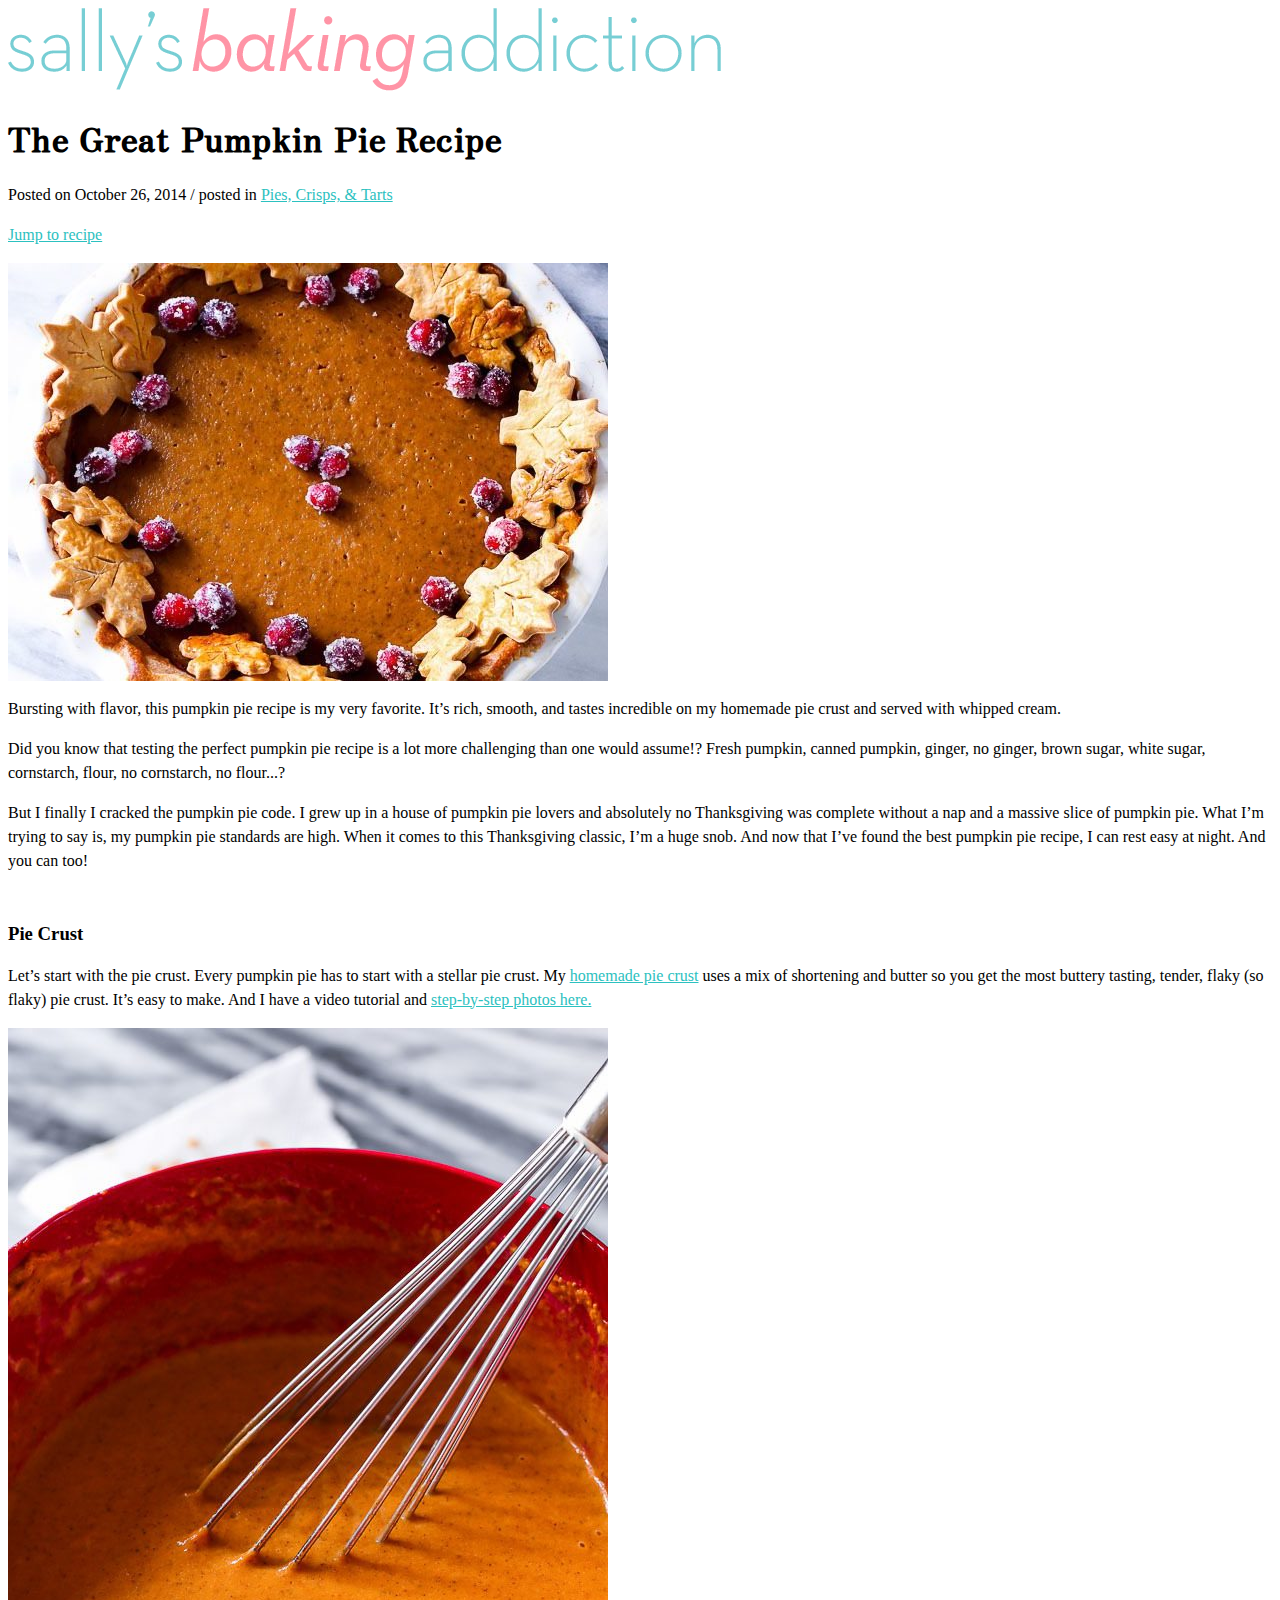
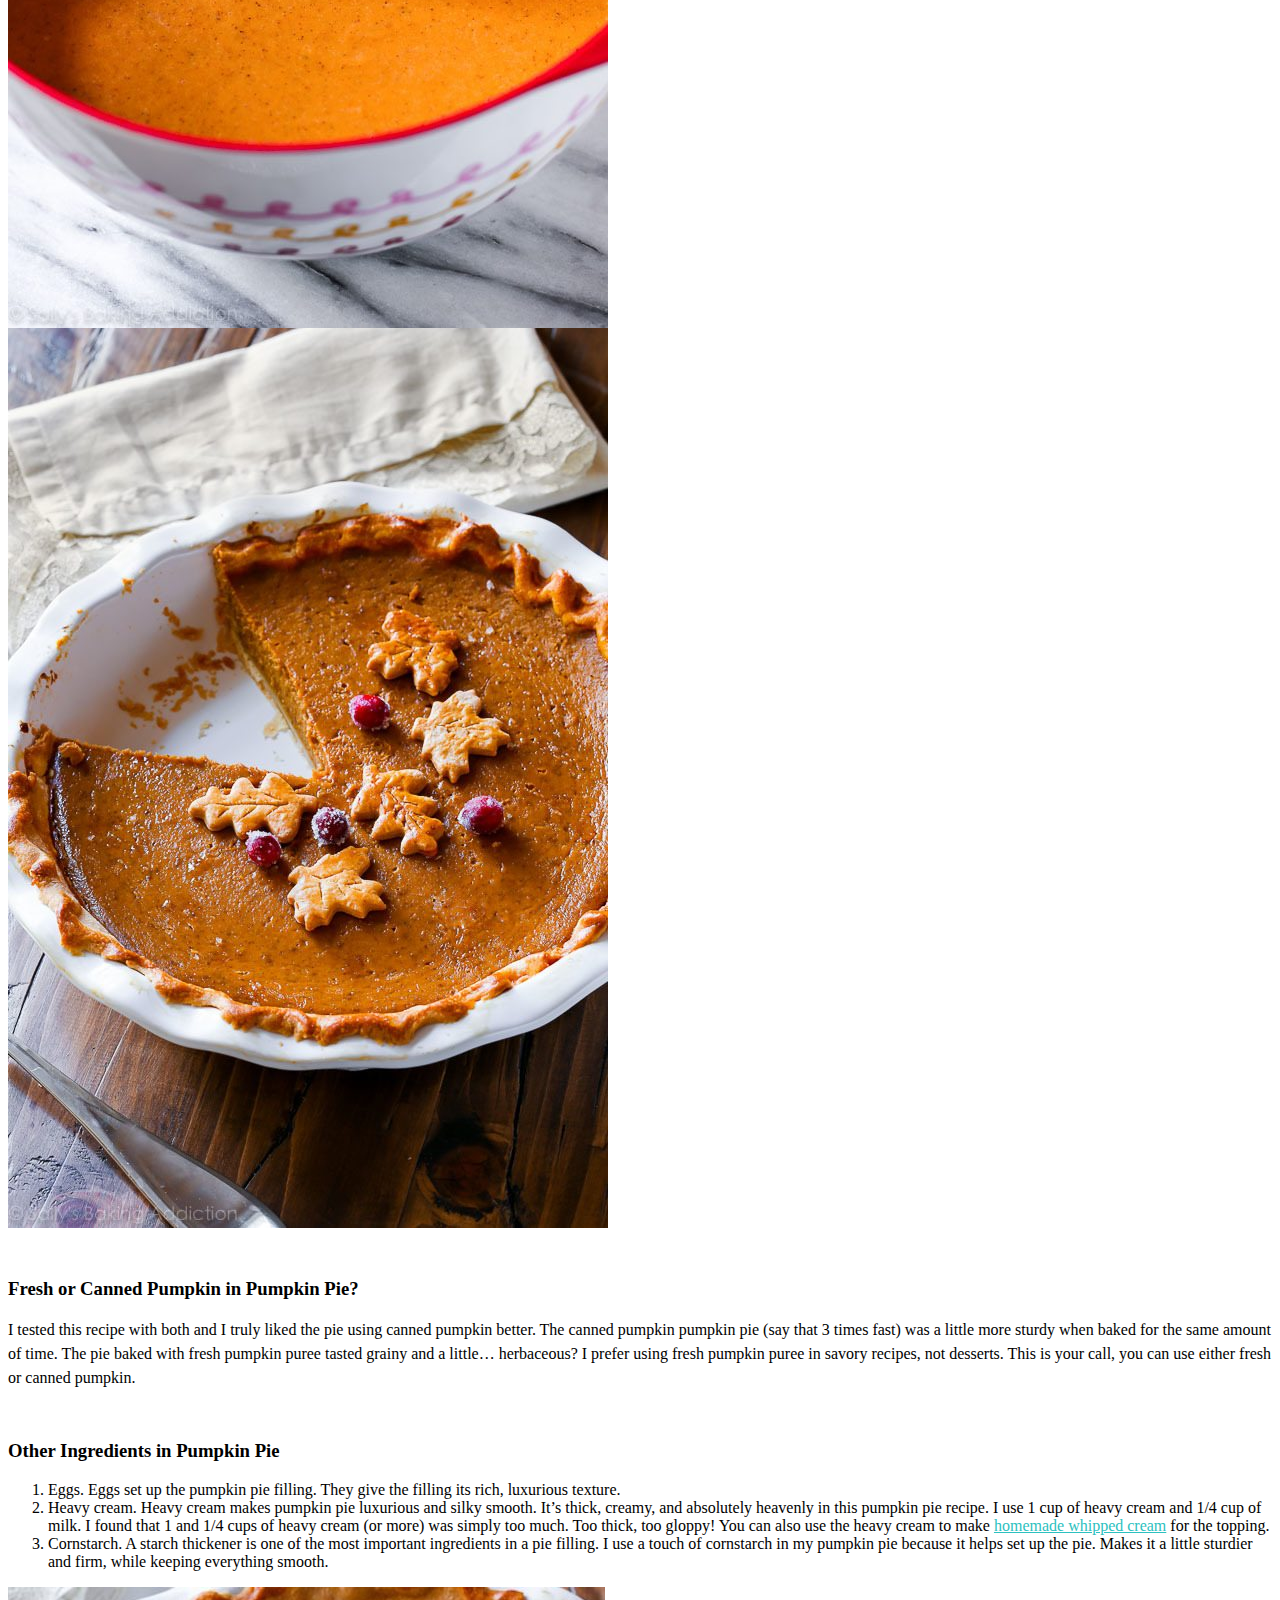
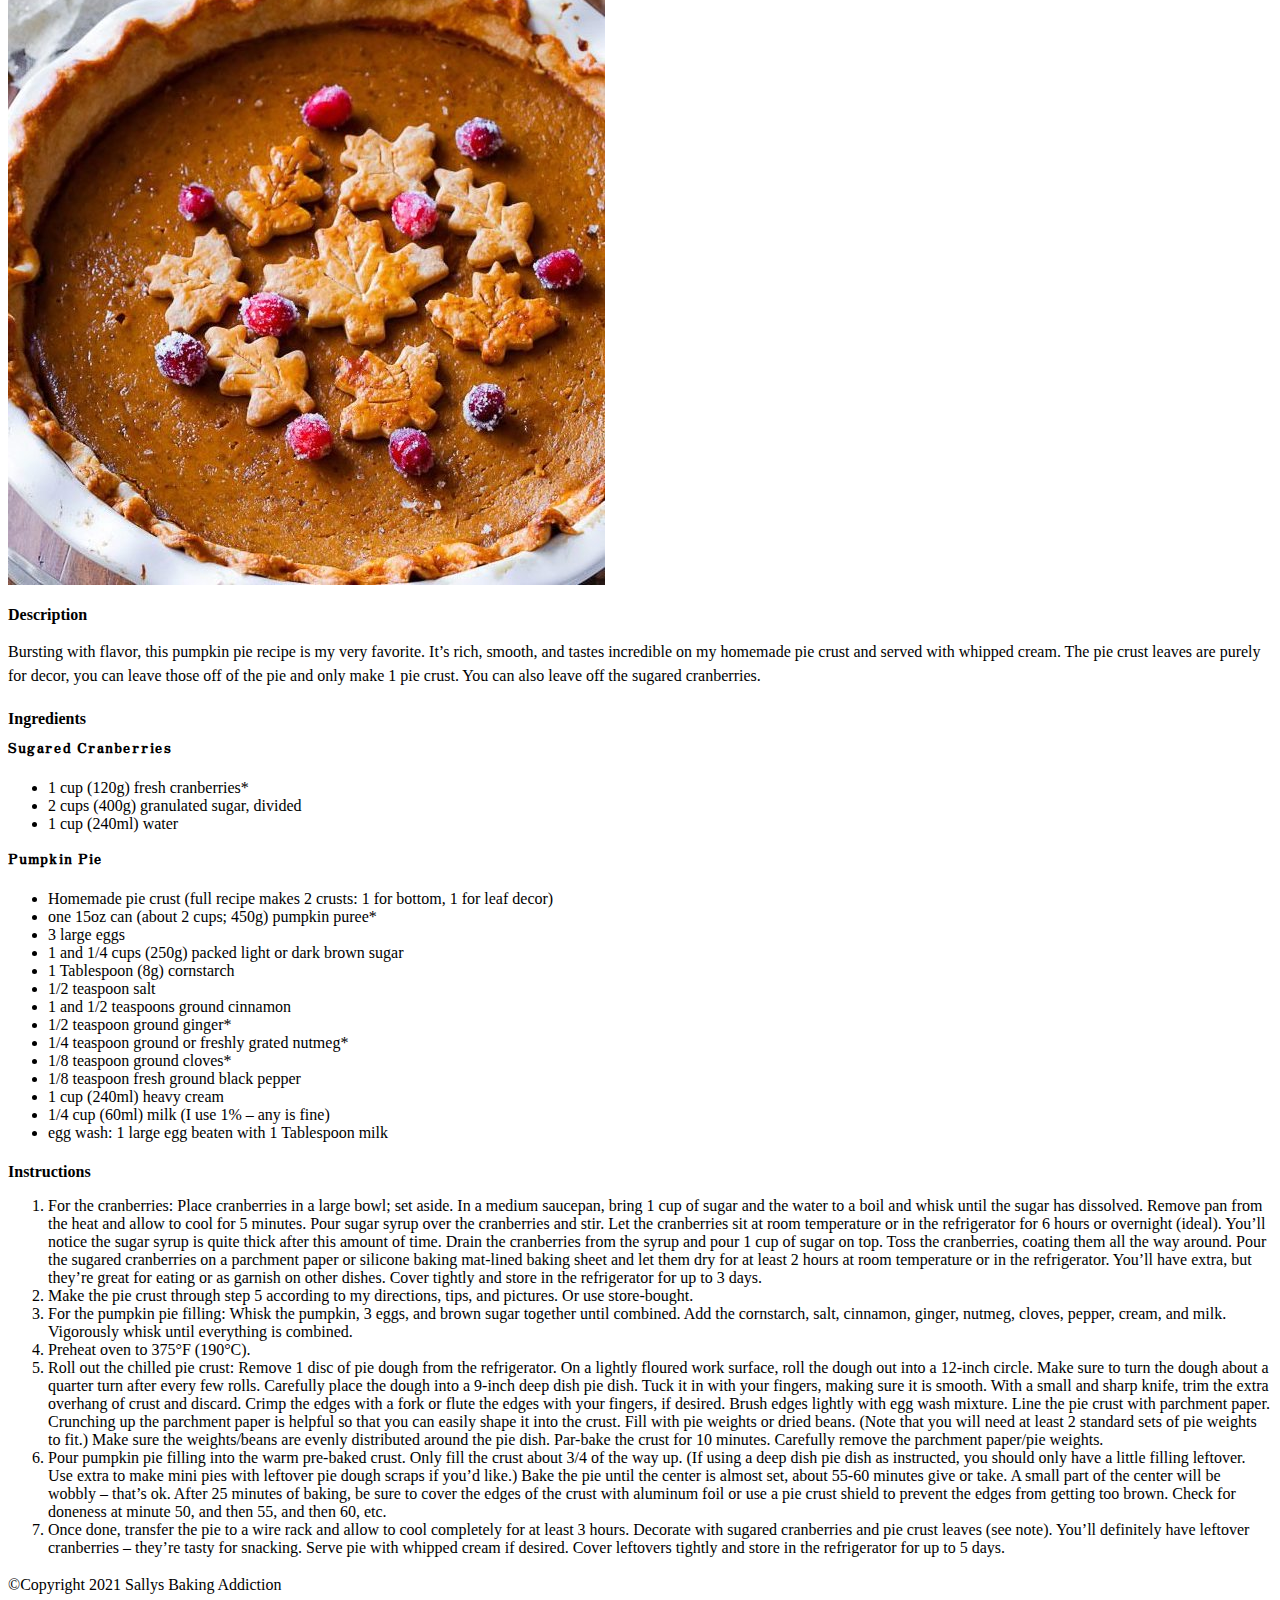
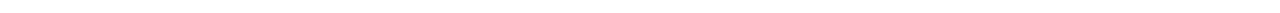
<file: class/debugging-assignment/index.html>
<!DOCTYPE>
<html lang="en">
    <head>
        <meta charset="utf-8">
        <title>Sally's Baking Addiction: The Great Pumpkin Pie Recipe</title>

        <meta name="description" content="The Great Pumpkin Pie Recipe">
        <meta name="author" content="Sally's Baking Addition">

        <link rel="preconnect" href="https://fonts.googleapis.com">
        <link rel="preconnect" href="https://fonts.gstatic.com" crossorigin>
        <link href="https://fonts.googleapis.com/css2?family=Nanum+Gothic:wght@400;700&family=Zen+Antique+Soft&display=swap" rel="stylesheet">

        <link href="styles.css" rel="stylesheet" text="text/css">
    </head>
    <body>
        <div class="topper">
            <img class="logo" src="assets/sba-logo.png" />
            <h1>The Great Pumpkin Pie&nbsp;Recipe</h1>
            <p>Posted on October 26, 2014 / posted in <a href="https://sallysbakingaddiction.com/category/desserts/pies-crisps-tarts/">Pies,&nbsp;Crisps,&nbsp;&&nbsp;Tarts</a></p>
            <p class="btn"><a href="recipe">Jump to recipe</a></p>

            <img src="assets/sallys-baking-addiction-pumpkin-pie-top.jpg" alt="pumpkin pie"/>
        </div>

        <p>Bursting with flavor, this pumpkin pie recipe is my very favorite. It’s rich, smooth, and tastes incredible on my homemade pie crust and served with whipped cream.</p>
        <p>Did you know that testing the perfect pumpkin pie recipe is a lot more challenging than one would assume!? Fresh pumpkin, canned pumpkin, ginger, no ginger, brown sugar, white sugar, cornstarch, flour, no cornstarch, no flour...?</p>
        <p>But I finally I cracked the pumpkin pie code. I grew up in a house of pumpkin pie lovers and absolutely no Thanksgiving was complete without a nap and a massive slice of pumpkin pie. What I’m trying to say is, my pumpkin pie standards are high. When it comes to this Thanksgiving classic, I’m a huge snob. And now that I’ve found the best pumpkin pie recipe, I can rest easy at night. And you can too!</p>

        <h3>Pie Crust</h2>
        <p>Let’s start with the pie crust. Every pumpkin pie has to start with a stellar pie crust. My <a href="https://sallysbakingaddiction.com/baking-basics-homemade-buttery-flaky-pie-crust/">homemade pie crust</a> uses a mix of shortening and butter so you get the most buttery tasting, tender, flaky (so flaky) pie crust. It’s easy to make. And I have a video tutorial and <a href="https://sallysbakingaddiction.com/baking-basics-homemade-buttery-flaky-pie-crust/">step-by-step photos here.</a></p>

        <div class="flex img-flex">
            <div>
                <img src="assets/sallys-baking-addiction-pumpkin-pie-6.jpg" alt="pumpkin pie batter"/>
            </div>
            <div>
                <img src="assets/sallys-baking-addiction-pumpkin-pie-2.jpg" alt="pumpkin pie"/>
            </div>
        </div>

        <h3>Fresh or Canned Pumpkin in Pumpkin Pie?</h3>
        <p>I tested this recipe with both and I truly liked the pie using canned pumpkin better. The canned pumpkin pumpkin pie (say that 3 times fast) was a little more sturdy when baked for the same amount of time. The pie baked with fresh pumpkin puree tasted grainy and a little… herbaceous? I prefer using fresh pumpkin puree in savory recipes, not desserts. This is your call, you can use either fresh or canned pumpkin.</p>

        <h3>Other Ingredients in Pumpkin Pie</h3>
        <ol>
            <li>Eggs. Eggs set up the pumpkin pie filling. They give the filling its rich, luxurious texture.
            <li>Heavy cream. Heavy cream makes pumpkin pie luxurious and silky smooth. It’s thick, creamy, and absolutely heavenly in this pumpkin pie recipe. I use 1 cup of heavy cream and 1/4 cup of milk. I found that 1 and 1/4 cups of heavy cream (or more) was simply too much. Too thick, too gloppy! You can also use the heavy cream to make <a href="https://sallysbakingaddiction.com/homemade-whipped-cream/">homemade whipped cream</a> for the topping.</li>
            <li>Cornstarch. A starch thickener is one of the most important ingredients in a pie filling. I use a touch of cornstarch in my pumpkin pie because it helps set up the pie. Makes it a little sturdier and firm, while keeping everything smooth.</li>
        </ol>
        <div id="recipe">
            <div class="desc" class="clearfix">
                <img class="recipe" src="assets/sallys-baking-addiction-pumpkin-pie.jpg" alt="pie" />
                <h4>Description</h4>
                <p>Bursting with flavor, this pumpkin pie recipe is my very favorite. It’s rich, smooth, and tastes incredible on my homemade pie crust and served with whipped cream. The pie crust leaves are purely for decor, you can leave those off of the pie and only make 1 pie crust. You can also leave off the sugared cranberries.</p>
            </div>
            <div class="recipe">
            <h4>Ingredients</h4>
            <h5>Sugared Cranberries</h5>
            <ul>
                <li>1 cup (120g) fresh cranberries*</li>
                <li>2 cups (400g) granulated sugar, divided</li>
                <li>1 cup (240ml) water</li>
            </ul>

            <h5>Pumpkin Pie</h5>
            <ul>
                <li>Homemade pie crust (full recipe makes 2 crusts: 1 for bottom, 1 for leaf decor)</li>
                <li>one 15oz can (about 2 cups; 450g) pumpkin puree*</li>
                <li>3 large eggs</li>
                <li>1 and 1/4 cups (250g) packed light or dark brown sugar</li>
                <li>1 Tablespoon (8g) cornstarch</li>
                <li>1/2 teaspoon salt</li>
                <li>1 and 1/2 teaspoons ground cinnamon</li>
                <li>1/2 teaspoon ground ginger*</li>
                <li>1/4 teaspoon ground or freshly grated nutmeg*</li>
                <li>1/8 teaspoon ground cloves*</li>
                <li>1/8 teaspoon fresh ground black pepper</li>
                <li>1 cup (240ml) heavy cream</li>
                <li>1/4 cup (60ml) milk (I use 1% – any is fine)</li>
                <li>egg wash: 1 large egg beaten with 1 Tablespoon milk</li>
            </ul>

            <h4>Instructions</h4>
            <ol>
                <li>For the cranberries: Place cranberries in a large bowl; set aside. In a medium saucepan, bring 1 cup of sugar and the water to a boil and whisk until the sugar has dissolved. Remove pan from the heat and allow to cool for 5 minutes. Pour sugar syrup over the cranberries and stir. Let the cranberries sit at room temperature or in the refrigerator for 6 hours or overnight (ideal). You’ll notice the sugar syrup is quite thick after this amount of time. Drain the cranberries from the syrup and pour 1 cup of sugar on top. Toss the cranberries, coating them all the way around. Pour the sugared cranberries on a parchment paper or silicone baking mat-lined baking sheet and let them dry for at least 2 hours at room temperature or in the refrigerator. You’ll have extra, but they’re great for eating or as garnish on other dishes. Cover tightly and store in the refrigerator for up to 3 days.</li>
                <li>Make the pie crust through step 5 according to my directions, tips, and pictures. Or use store-bought.</li>
                <li>For the pumpkin pie filling: Whisk the pumpkin, 3 eggs, and brown sugar together until combined. Add the cornstarch, salt, cinnamon, ginger, nutmeg, cloves, pepper, cream, and milk. Vigorously whisk until everything is combined.</li>
                <li>Preheat oven to 375°F (190°C).</li>
                <li>Roll out the chilled pie crust: Remove 1 disc of pie dough from the refrigerator. On a lightly floured work surface, roll the dough out into a 12-inch circle. Make sure to turn the dough about a quarter turn after every few rolls. Carefully place the dough into a 9-inch deep dish pie dish. Tuck it in with your fingers, making sure it is smooth. With a small and sharp knife, trim the extra overhang of crust and discard. Crimp the edges with a fork or flute the edges with your fingers, if desired. Brush edges lightly with egg wash mixture. Line the pie crust with parchment paper. Crunching up the parchment paper is helpful so that you can easily shape it into the crust. Fill with pie weights or dried beans. (Note that you will need at least 2 standard sets of pie weights to fit.) Make sure the weights/beans are evenly distributed around the pie dish. Par-bake the crust for 10 minutes. Carefully remove the parchment paper/pie weights.</li>
                <li>Pour pumpkin pie filling into the warm pre-baked crust. Only fill the crust about 3/4 of the way up. (If using a deep dish pie dish as instructed, you should only have a little filling leftover. Use extra to make mini pies with leftover pie dough scraps if you’d like.) Bake the pie until the center is almost set, about 55-60 minutes give or take. A small part of the center will be wobbly – that’s ok. After 25 minutes of baking, be sure to cover the edges of the crust with aluminum foil or use a pie crust shield to prevent the edges from getting too brown. Check for doneness at minute 50, and then 55, and then 60, etc.</li>
                <li>Once done, transfer the pie to a wire rack and allow to cool completely for at least 3 hours. Decorate with sugared cranberries and pie crust leaves (see note). You’ll definitely have leftover cranberries – they’re tasty for snacking. Serve pie with whipped cream if desired. Cover leftovers tightly and store in the refrigerator for up to 5 days.</li>
            </ul>
        </div>
        </div>
        <footer>
            <p>&copy;Copyright 2021 Sallys Baking Addiction</p>
        </footer>
    </body>
</html>
</file>
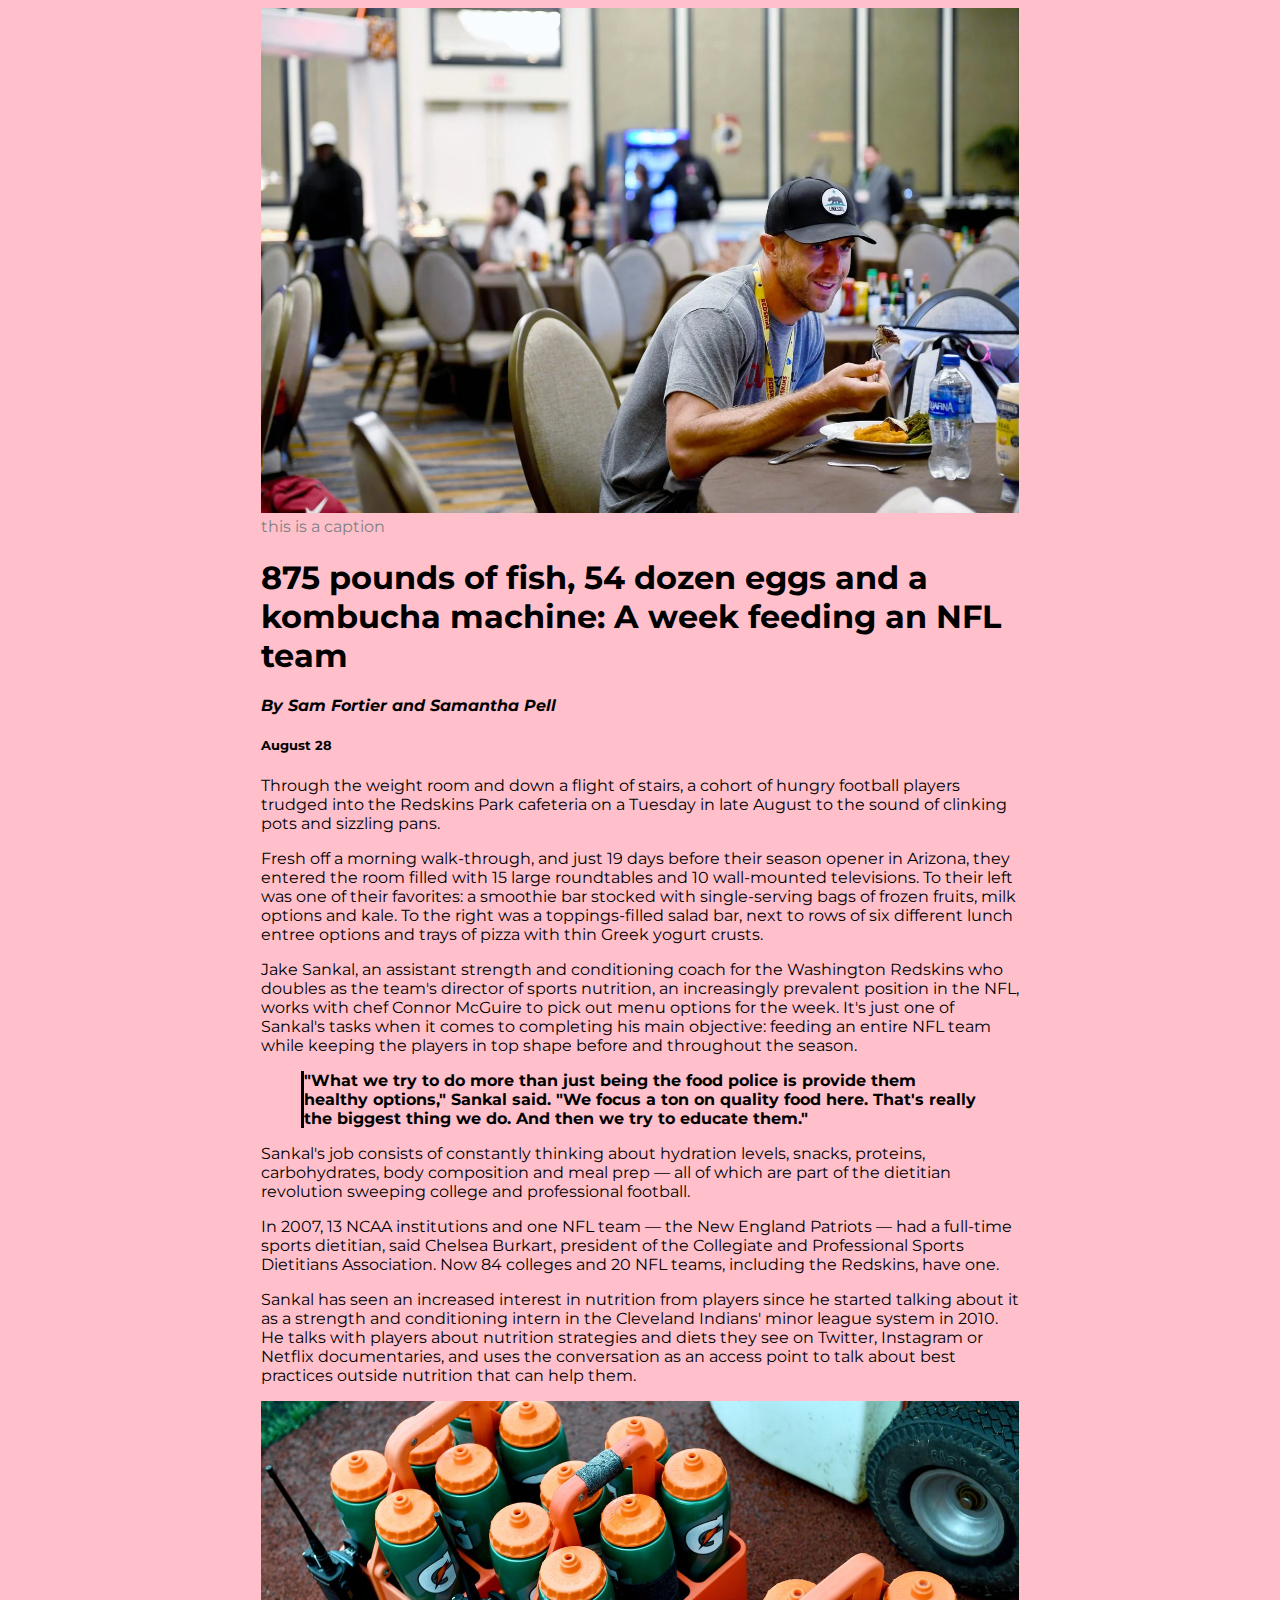
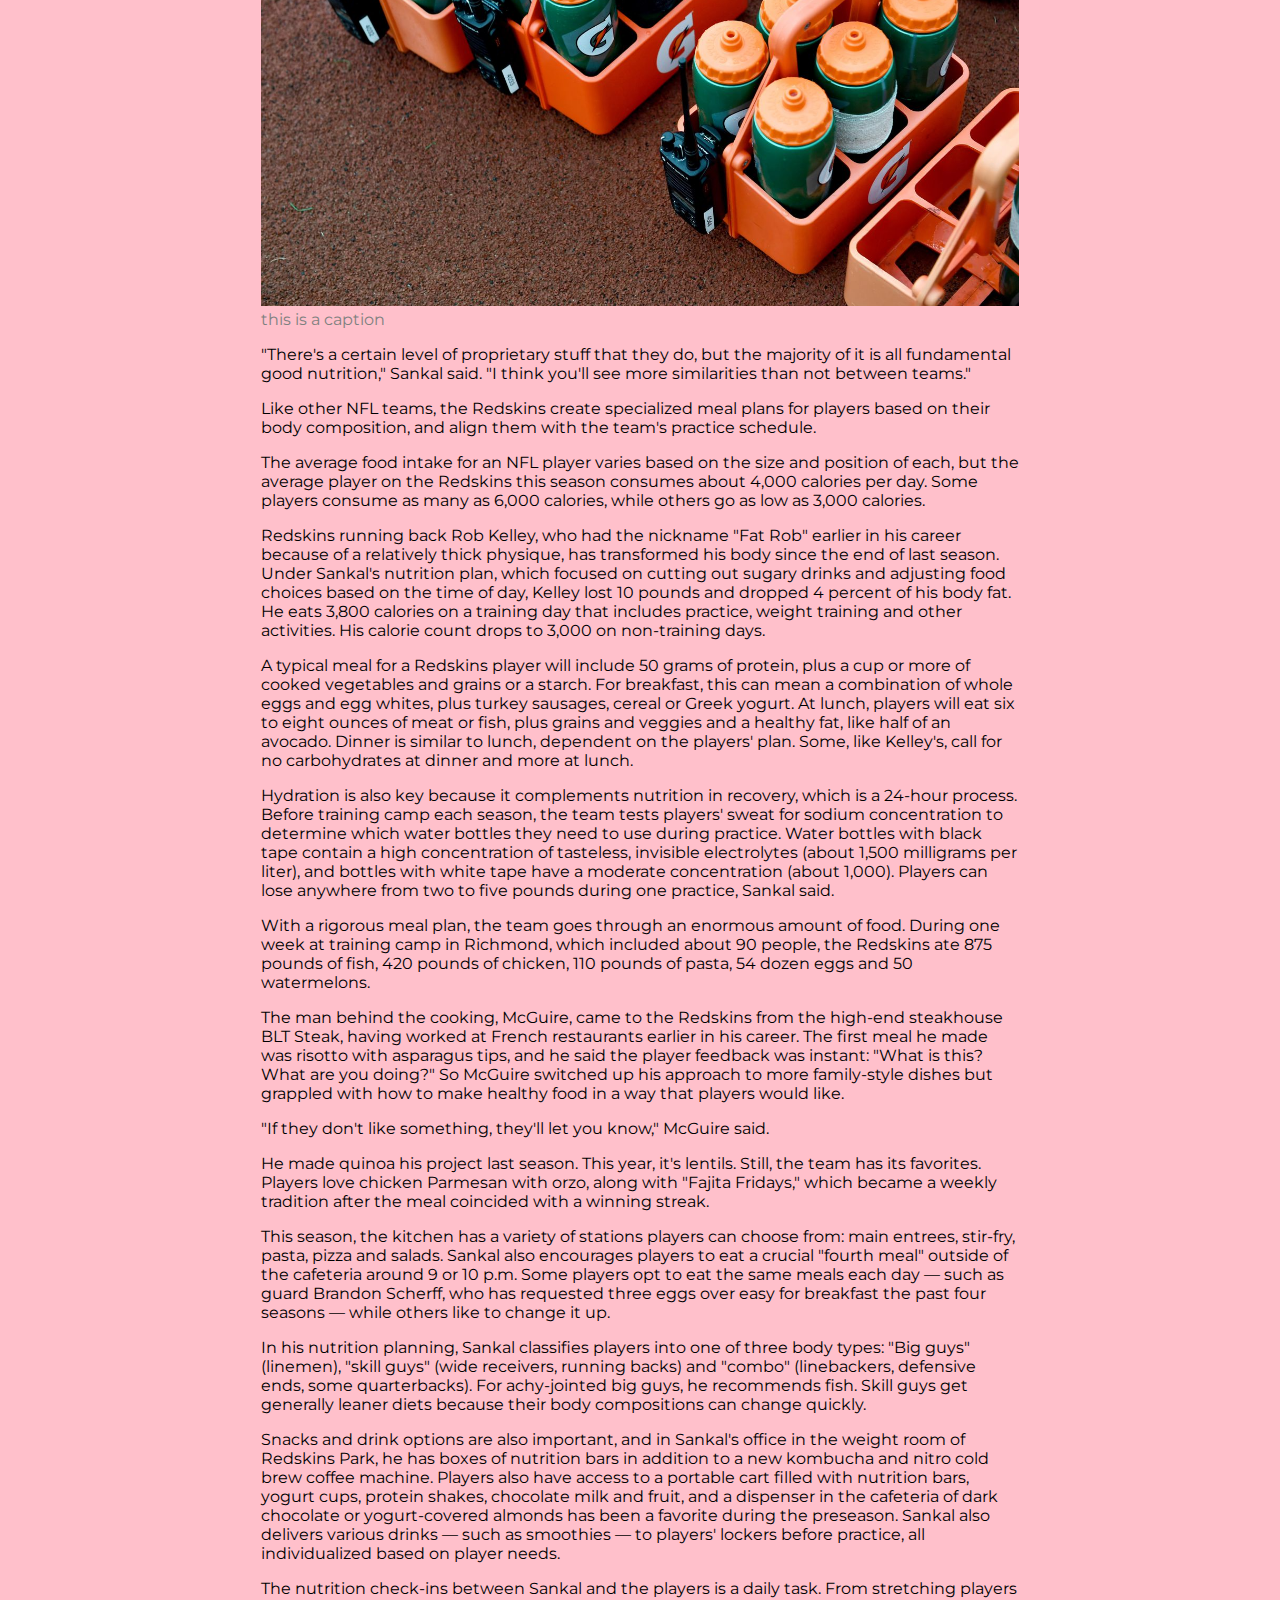
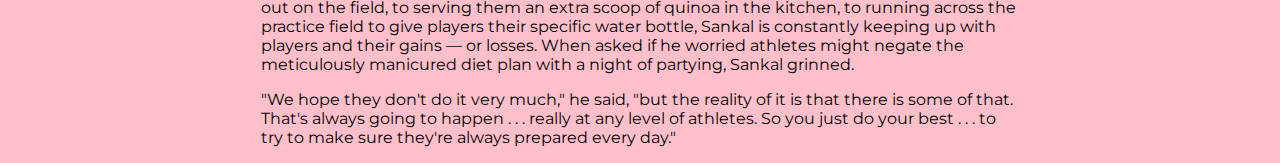
<file: class/part-two--web-portion/index.html>
<!DOCTYPE html>
<html lang="en">
    <head>
        <meta charset="utf-8">
        <meta name="viewport" content="width=device-width, initial-scale=1">
        <title>redskins</title>
        <link rel="stylesheet" href="practice.styles.css" type="text/css">
        <link rel="preconnect" href="https://fonts.googleapis.com">
        <link rel="preconnect" href="https://fonts.gstatic.com" crossorigin>
        <link href="https://fonts.googleapis.com/css2?family=Montserrat:ital,wght@0,400;0,600;1,400&display=swap" rel="stylesheet">
        </head>
    <body>
        <div id="content">
            <div class="image">
            <img class="topper-image" src="img/redskins-food-image1.jpg" alt="Alex Smith">
            <p class="caption"> this is a caption </p>
        </div>
        <h1>875 pounds of fish, 54 dozen eggs and a kombucha machine: A week feeding an NFL team</h1>

        <h4>By Sam Fortier and Samantha Pell</h4>

        <h5>August 28</h5>

        <p>Through the weight room and down a flight of stairs, a cohort of hungry football players trudged into the Redskins Park cafeteria on a Tuesday in late August to the sound of clinking pots and sizzling pans.</p>


        <p>Fresh off a morning walk-through, and just 19 days before their season opener in Arizona, they entered the room filled with 15 large roundtables and 10 wall-mounted televisions. To their left was one of their favorites: a smoothie bar stocked with single-serving bags of frozen fruits, milk options and kale. To the right was a toppings-filled salad bar, next to rows of six different lunch entree options and trays of pizza with thin Greek yogurt crusts.</p>


        <p>Jake Sankal, an assistant strength and conditioning coach for the Washington Redskins who doubles as the team's director of sports nutrition, an increasingly prevalent position in the NFL, works with chef Connor McGuire to pick out menu options for the week. It's just one of Sankal's tasks when it comes to completing his main objective: feeding an entire NFL team while keeping the players in top shape before and throughout the season.</p>


        <blockquote>"What we try to do more than just being the food police is provide them healthy options," Sankal said. "We focus a ton on quality food here. That's really the biggest thing we do. And then we try to educate them."</blockquote>


        <p>Sankal's job consists of constantly thinking about hydration levels, snacks, proteins, carbohydrates, body composition and meal prep — all of which are part of the dietitian revolution sweeping college and professional football.</p>


        <p>In 2007, 13 NCAA institutions and one NFL team — the New England Patriots — had a full-time sports dietitian, said Chelsea Burkart, president of the Collegiate and Professional Sports Dietitians Association. Now 84 colleges and 20 NFL teams, including the Redskins, have one.</p>


        <p>Sankal has seen an increased interest in nutrition from players since he started talking about it as a strength and conditioning intern in the Cleveland Indians' minor league system in 2010. He talks with players about nutrition strategies and diets they see on Twitter, Instagram or Netflix documentaries, and uses the conversation as an access point to talk about best practices outside nutrition that can help them.</P>
            <div class="image">
            <img class="topper-image" src="img/redskins-food-image5.jpg" alt="gatorade">
            <p class="caption"> this is a caption </p>
            </div>

        <p>"There's a certain level of proprietary stuff that they do, but the majority of it is all fundamental good nutrition," Sankal said. "I think you'll see more similarities than not between teams."</p>


        <p>Like other NFL teams, the Redskins create specialized meal plans for players based on their body composition, and align them with the team's practice schedule.</p>


        <p>The average food intake for an NFL player varies based on the size and position of each, but the average player on the Redskins this season consumes about 4,000 calories per day. Some players consume as many as 6,000 calories, while others go as low as 3,000 calories.</p>


        <p>Redskins running back Rob Kelley, who had the nickname "Fat Rob" earlier in his career because of a relatively thick physique, has transformed his body since the end of last season. Under Sankal's nutrition plan, which focused on cutting out sugary drinks and adjusting food choices based on the time of day, Kelley lost 10 pounds and dropped 4 percent of his body fat. He eats 3,800 calories on a training day that includes practice, weight training and other activities. His calorie count drops to 3,000 on non-training days.</p>


        <p>A typical meal for a Redskins player will include 50 grams of protein, plus a cup or more of cooked vegetables and grains or a starch. For breakfast, this can mean a combination of whole eggs and egg whites, plus turkey sausages, cereal or Greek yogurt. At lunch, players will eat six to eight ounces of meat or fish, plus grains and veggies and a healthy fat, like half of an avocado. Dinner is similar to lunch, dependent on the players' plan. Some, like Kelley's, call for no carbohydrates at dinner and more at lunch.</p>


        <p>Hydration is also key because it complements nutrition in recovery, which is a 24-hour process. Before training camp each season, the team tests players' sweat for sodium concentration to determine which water bottles they need to use during practice. Water bottles with black tape contain a high concentration of tasteless, invisible electrolytes (about 1,500 milligrams per liter), and bottles with white tape have a moderate concentration (about 1,000). Players can lose anywhere from two to five pounds during one practice, Sankal said.</p>


        <p>With a rigorous meal plan, the team goes through an enormous amount of food. During one week at training camp in Richmond, which included about 90 people, the Redskins ate 875 pounds of fish, 420 pounds of chicken, 110 pounds of pasta, 54 dozen eggs and 50 watermelons.</p>


        <p>The man behind the cooking, McGuire, came to the Redskins from the high-end steakhouse BLT Steak, having worked at French restaurants earlier in his career. The first meal he made was risotto with asparagus tips, and he said the player feedback was instant: "What is this? What are you doing?" So McGuire switched up his approach to more family-style dishes but grappled with how to make healthy food in a way that players would like.</p>


        <p>"If they don't like something, they'll let you know," McGuire said.</p>


        <p>He made quinoa his project last season. This year, it's lentils. Still, the team has its favorites. Players love chicken Parmesan with orzo, along with "Fajita Fridays," which became a weekly tradition after the meal coincided with a winning streak.</p>


        <p>This season, the kitchen has a variety of stations players can choose from: main entrees, stir-fry, pasta, pizza and salads. Sankal also encourages players to eat a crucial "fourth meal" outside of the cafeteria around 9 or 10 p.m. Some players opt to eat the same meals each day — such as guard Brandon Scherff, who has requested three eggs over easy for breakfast the past four seasons — while others like to change it up.</p>


        <p>In his nutrition planning, Sankal classifies players into one of three body types: "Big guys" (linemen), "skill guys" (wide receivers, running backs) and "combo" (linebackers, defensive ends, some quarterbacks). For achy-jointed big guys, he recommends fish. Skill guys get generally leaner diets because their body compositions can change quickly.</p>


        <p>Snacks and drink options are also important, and in Sankal's office in the weight room of Redskins Park, he has boxes of nutrition bars in addition to a new kombucha and nitro cold brew coffee machine. Players also have access to a portable cart filled with nutrition bars, yogurt cups, protein shakes, chocolate milk and fruit, and a dispenser in the cafeteria of dark chocolate or yogurt-covered almonds has been a favorite during the preseason. Sankal also delivers various drinks — such as smoothies — to players' lockers before practice, all individualized based on player needs.</p>


        <p>The nutrition check-ins between Sankal and the players is a daily task. From stretching players out on the field, to serving them an extra scoop of quinoa in the kitchen, to running across the practice field to give players their specific water bottle, Sankal is constantly keeping up with players and their gains — or losses. When asked if he worried athletes might negate the meticulously manicured diet plan with a night of partying, Sankal grinned.</p>


        <p>"We hope they don't do it very much," he said, "but the reality of it is that there is some of that. That's always going to happen . . . really at any level of athletes. So you just do your best . . . to try to make sure they're always prepared every day."</p>
</div>
    </body>
</html>
</file>
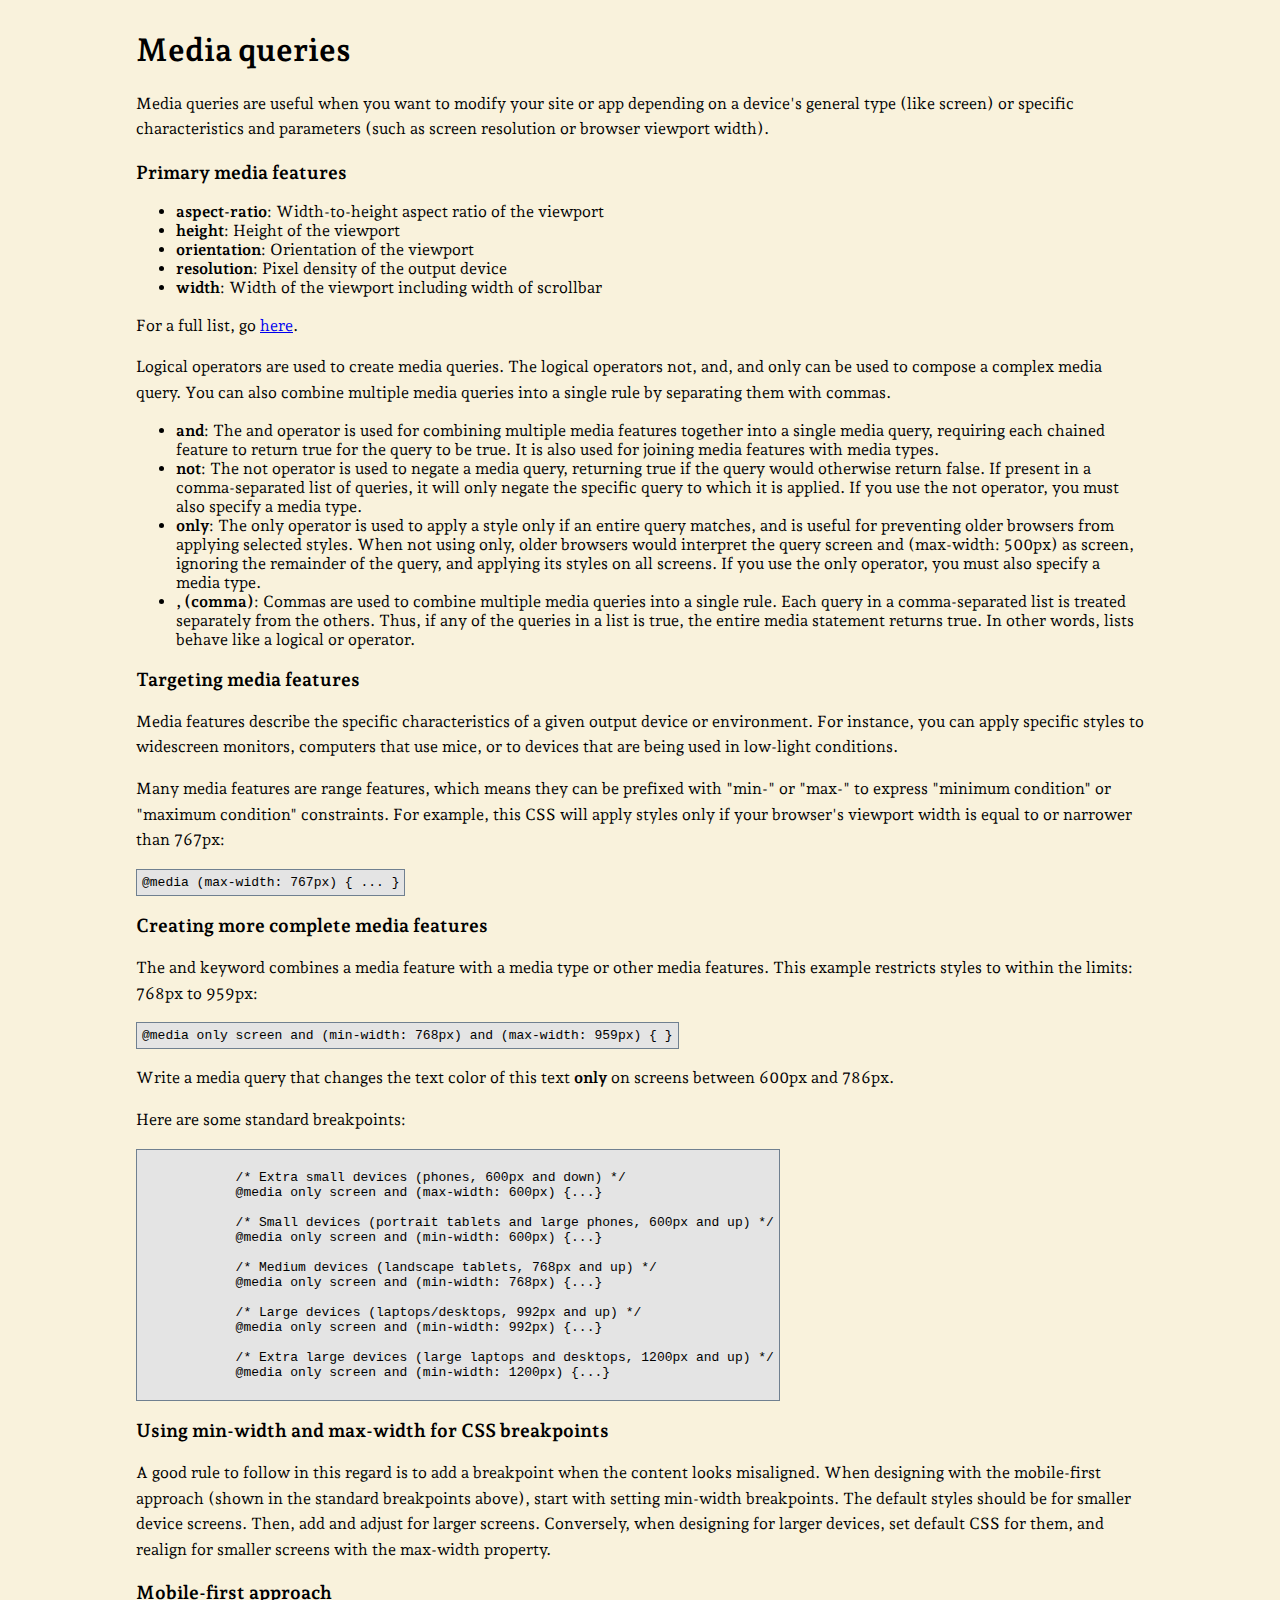
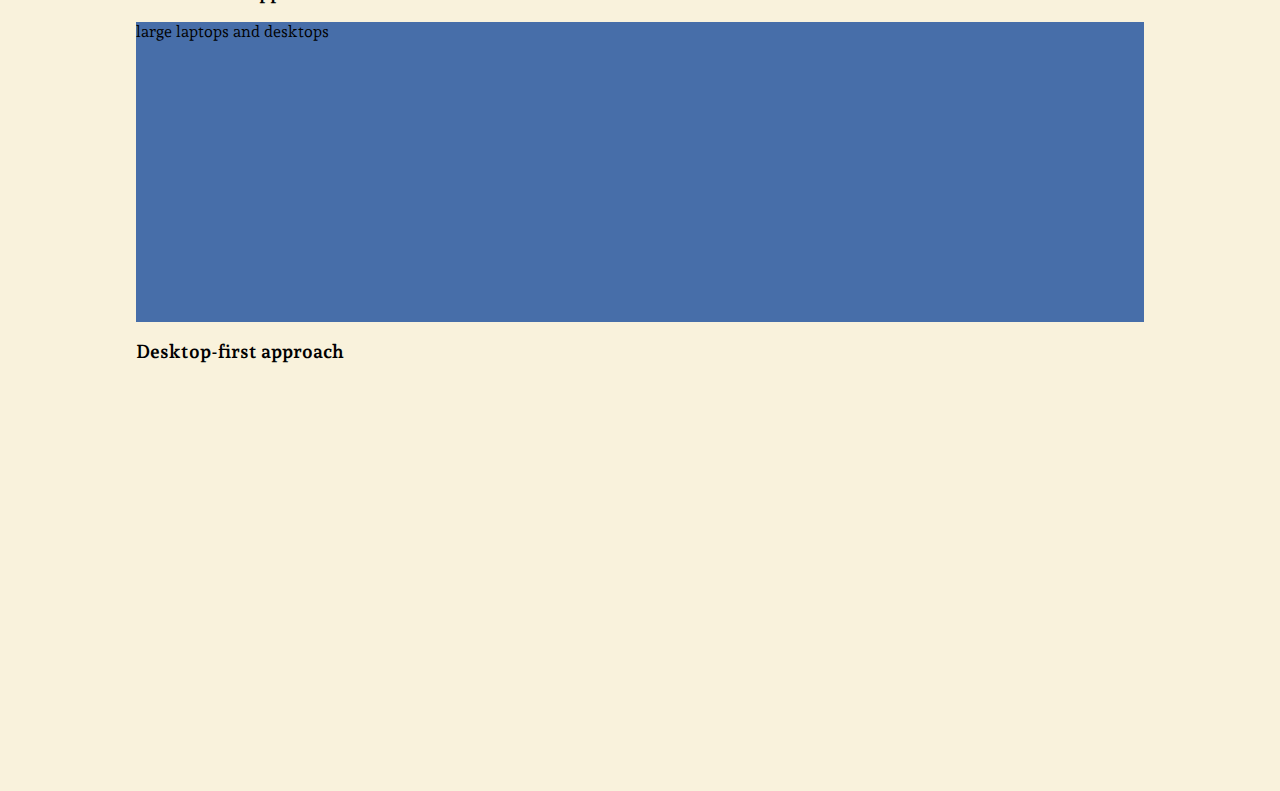
<file: class/flexbox-exercises/exercise-0/index.html>
<!DOCTYPE html>
<html lang="en">
    <head>
        <meta charset="utf-8">
        <meta name="viewport" content="width=device-width, initial-scale=1">
        <link rel="stylesheet" href="../base.css">
        <link rel="stylesheet" href="style.css">
        <link rel="preconnect" href="https://fonts.googleapis.com">
        <link rel="preconnect" href="https://fonts.gstatic.com" crossorigin>
        <link href="https://fonts.googleapis.com/css2?family=Andada+Pro:ital,wght@0,400;0,700;1,400&display=swap" rel="stylesheet">

        <title>Media queries</title>
        <meta name="description" content="Examples to follow for learning Flexbox.">
    </head>
    <body>
        <div class="instruction">
            <h1>Media queries</h1>
            <p>Media queries are useful when you want to modify your site or app depending on a device's general type (like screen) or specific characteristics and parameters (such as screen resolution or browser viewport width).</p>

            <h3>Primary media features</h3>
            <ul>
                <li><strong>aspect-ratio</strong>: Width-to-height aspect ratio of the viewport</li>
                <li><strong>height</strong>: Height of the viewport</li>
                <li><strong>orientation</strong>: Orientation of the viewport</li>
                <li><strong>resolution</strong>: Pixel density of the output device</li>
                <li><strong>width</strong>: Width of the viewport including width of scrollbar</li>
            </ul>
            <p>For a full list, go <a href="https://developer.mozilla.org/en-US/docs/Web/CSS/Media_Queries/Using_media_queries#media_features">here</a>.</p>
            <p>Logical operators are used to create media queries. The logical operators not, and, and only can be used to compose a complex media query. You can also combine multiple media queries into a single rule by separating them with commas.</p>
            <ul>
                <li><strong>and</strong>: The and operator is used for combining multiple media features together into a single media query, requiring each chained feature to return true for the query to be true. It is also used for joining media features with media types.</li>
                <li><strong>not</strong>: The not operator is used to negate a media query, returning true if the query would otherwise return false. If present in a comma-separated list of queries, it will only negate the specific query to which it is applied. If you use the not operator, you must also specify a media type.</li>
                <li><strong>only</strong>: The only operator is used to apply a style only if an entire query matches, and is useful for preventing older browsers from applying selected styles. When not using only, older browsers would interpret the query screen and (max-width: 500px) as screen, ignoring the remainder of the query, and applying its styles on all screens. If you use the only operator, you must also specify a media type.</li>
                <li><strong>, (comma)</strong>: Commas are used to combine multiple media queries into a single rule. Each query in a comma-separated list is treated separately from the others. Thus, if any of the queries in a list is true, the entire media statement returns true. In other words, lists behave like a logical or operator.</li>
            </ul>

            <h3>Targeting media features</h3>
            <p>Media features describe the specific characteristics of a given output device or environment. For instance, you can apply specific styles to widescreen monitors, computers that use mice, or to devices that are being used in low-light conditions.</p>
            <p>Many media features are range features, which means they can be prefixed with "min-" or "max-" to express "minimum condition" or "maximum condition" constraints. For example, this CSS will apply styles only if your browser's viewport width is equal to or narrower than 767px:</p>
            <pre><code>@media (max-width: 767px) { ... }</code></pre>

            <h3>Creating more complete media features</h3>
            <p>The and keyword combines a media feature with a media type or other media features. This example restricts styles to within the limits: 768px to 959px:</p>
            <pre><code>@media only screen and (min-width: 768px) and (max-width: 959px) { }</code></pre>

            <p class="media-query-text">Write a media query that changes the text color of this text <strong>only</strong> on screens between 600px and 786px.</p>

            <p>Here are some standard breakpoints:</p>
            <pre><code>
            /* Extra small devices (phones, 600px and down) */
            @media only screen and (max-width: 600px) {...}

            /* Small devices (portrait tablets and large phones, 600px and up) */
            @media only screen and (min-width: 600px) {...}

            /* Medium devices (landscape tablets, 768px and up) */
            @media only screen and (min-width: 768px) {...}

            /* Large devices (laptops/desktops, 992px and up) */
            @media only screen and (min-width: 992px) {...}

            /* Extra large devices (large laptops and desktops, 1200px and up) */
            @media only screen and (min-width: 1200px) {...}
            </code></pre>

            <h3>Using min-width and max-width for CSS breakpoints</h3>
            <p>A good rule to follow in this regard is to add a breakpoint when the content looks misaligned. When designing with the mobile-first approach (shown in the standard breakpoints above), start with setting min-width breakpoints. The default styles should be for smaller device screens. Then, add and adjust for larger screens. Conversely, when designing for larger devices, set default CSS for them, and realign for smaller screens with the max-width property.</p>
            <h3>Mobile-first approach</h3>
            <div class="media-query-example-mobile"></div>
            <h3>Desktop-first approach</h3>
            <!-- Use the CSS to create the desktop-first version of the same media queries -->
            <div class="media-query-example-desktop"></div>
        </div>
    </body>
</html>
</file>
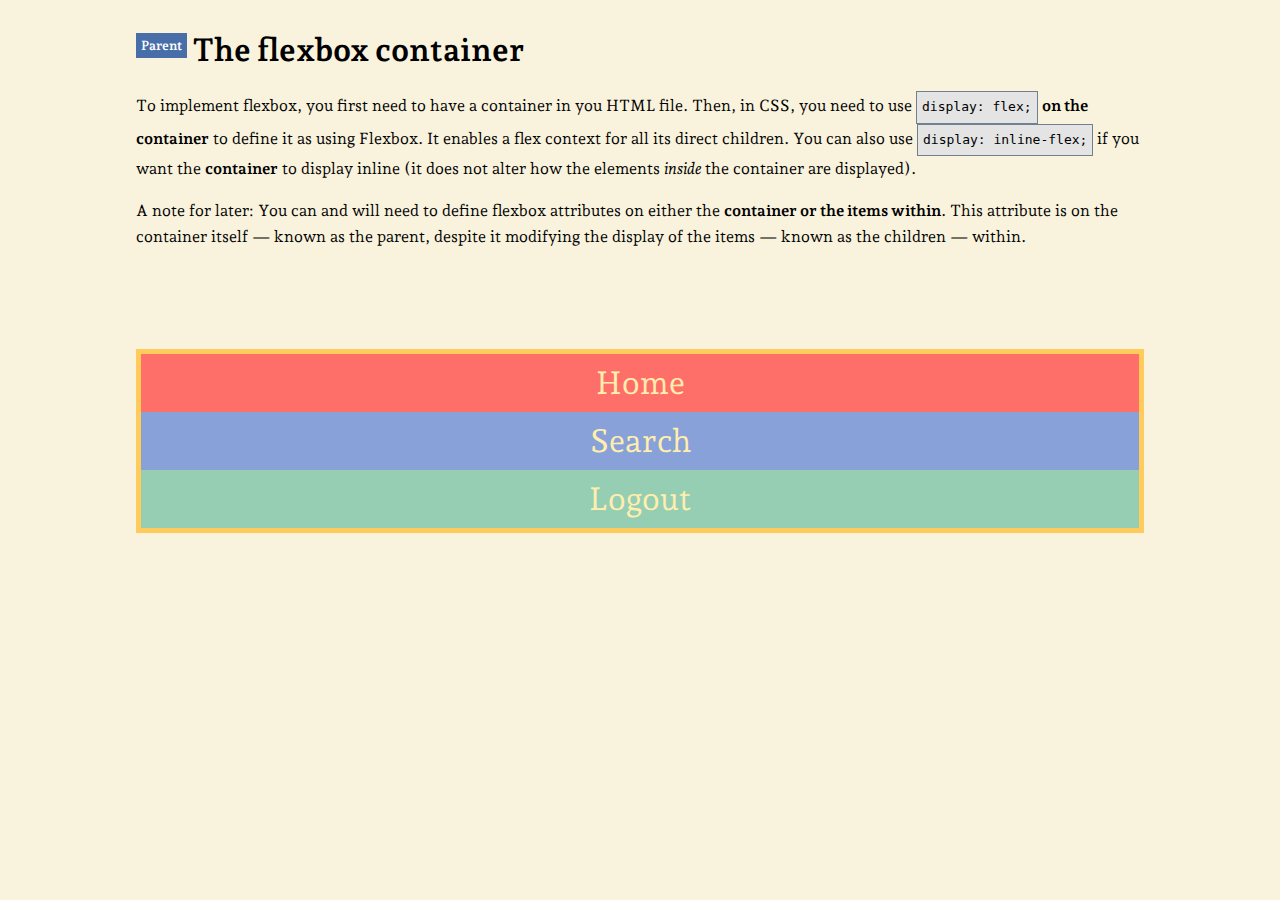
<file: class/flexbox-exercises/exercise-1/index.html>
<!DOCTYPE html>
<html lang="en">
    <head>
        <meta charset="utf-8">
        <meta name="viewport" content="width=device-width, initial-scale=1">
        <link rel="stylesheet" href="../base.css">
        <link rel="stylesheet" href="style.css">
        <link rel="preconnect" href="https://fonts.googleapis.com">
        <link rel="preconnect" href="https://fonts.gstatic.com" crossorigin>
        <link href="https://fonts.googleapis.com/css2?family=Andada+Pro:ital,wght@0,400;0,700;1,400&display=swap" rel="stylesheet">

        <title>Flexbox Example 1: Your first flexbox grid</title>
        <meta name="description" content="Examples to follow for learning Flexbox.">
    </head>
    <body>
        <div class="instruction">
            <h1><sup class="parent">Parent</sup>The flexbox container</h1>
            <p>To implement flexbox, you first need to have a container in you HTML file. Then, in CSS, you need to use <code>display: flex;</code> <strong>on the container</strong> to define it as using Flexbox. It enables a flex context for all its direct children. You can also use <code>display: inline-flex;</code> if you want the <strong>container</strong> to display inline (it does not alter how the elements <i>inside</i> the container are displayed).</p>
            <p>A note for later: You can and will need to define flexbox attributes on either the <strong>container or the items within</strong>. This attribute is on the container itself — known as the parent, despite it modifying the display of the items — known as the children — within.</p>
        </div>
        <nav class="container">
            <div>Home</div>
            <div>Search</div>
            <div>Logout</div>
        </nav>
    </body>
</html>
</file>
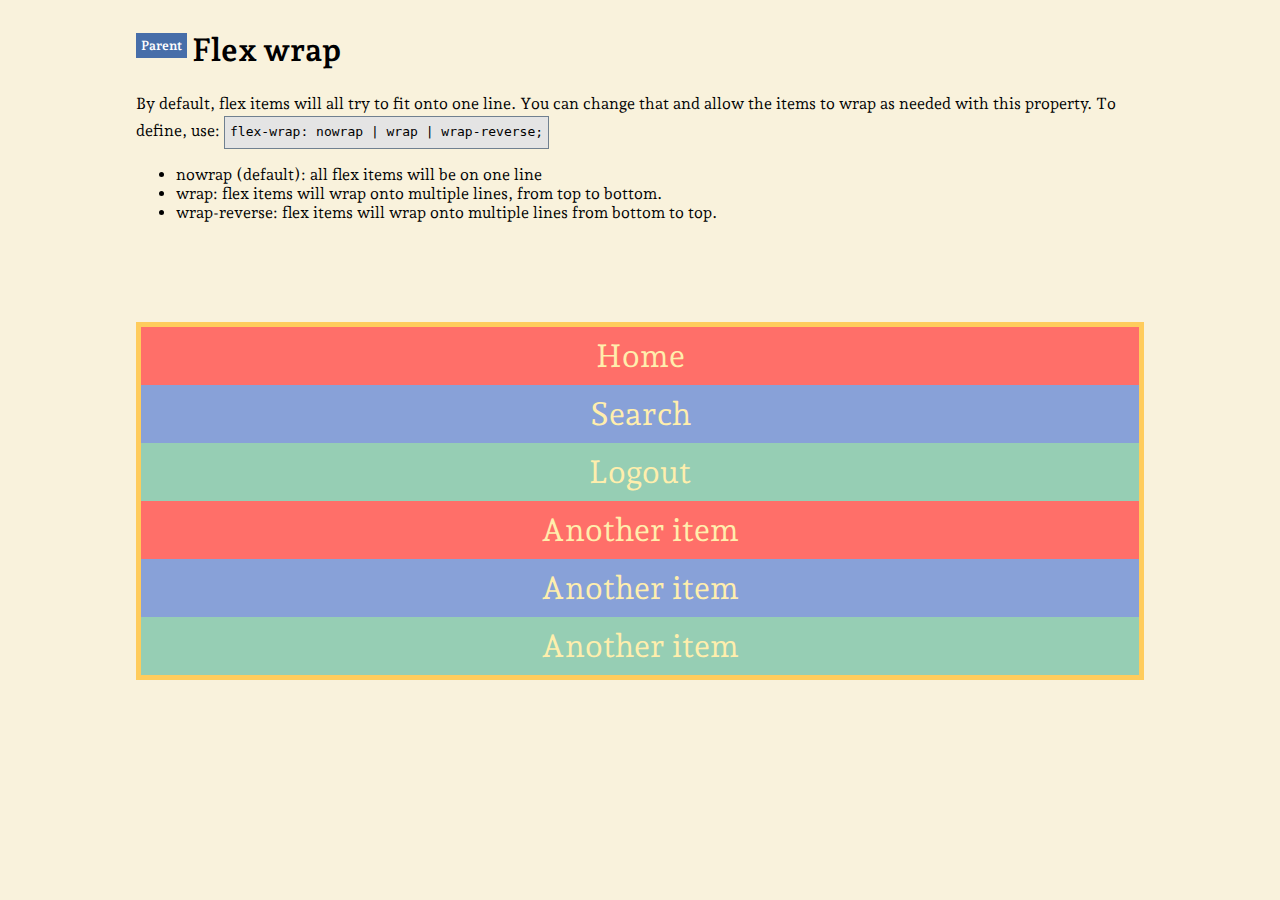
<file: class/flexbox-exercises/exercise-3/index.html>
<!DOCTYPE html>
<html lang="en">
    <head>
        <meta charset="utf-8">
        <meta name="viewport" content="width=device-width, initial-scale=1">
        <link rel="stylesheet" href="../base.css">
        <link rel="stylesheet" href="style.css">
        <link rel="preconnect" href="https://fonts.googleapis.com">
        <link rel="preconnect" href="https://fonts.gstatic.com" crossorigin>
        <link href="https://fonts.googleapis.com/css2?family=Andada+Pro:ital,wght@0,400;0,700;1,400&display=swap" rel="stylesheet">

        <title>Flexbox Example 3: Flex wrap</title>
        <meta name="description" content="Examples to follow for learning Flexbox.">
    </head>
    <body>
        <div class="instruction">
            <h1><sup class="parent">Parent</sup>Flex wrap</h1>
            <p>By default, flex items will all try to fit onto one line. You can change that and allow the items to wrap as needed with this property. To define, use: <code>flex-wrap: nowrap | wrap | wrap-reverse;</code></p>
            <ul>
                <li>nowrap (default): all flex items will be on one line</li>
                <li>wrap: flex items will wrap onto multiple lines, from top to bottom.</li>
                <li>wrap-reverse: flex items will wrap onto multiple lines from bottom to top.</li>
            </ul>
        </div>
        <nav class="container">
            <div>Home</div>
            <div>Search</div>
            <div>Logout</div>
            <div>Another item</div>
            <div>Another item</div>
            <div>Another item</div>
        </nav>
    </body>
</html>
</file>
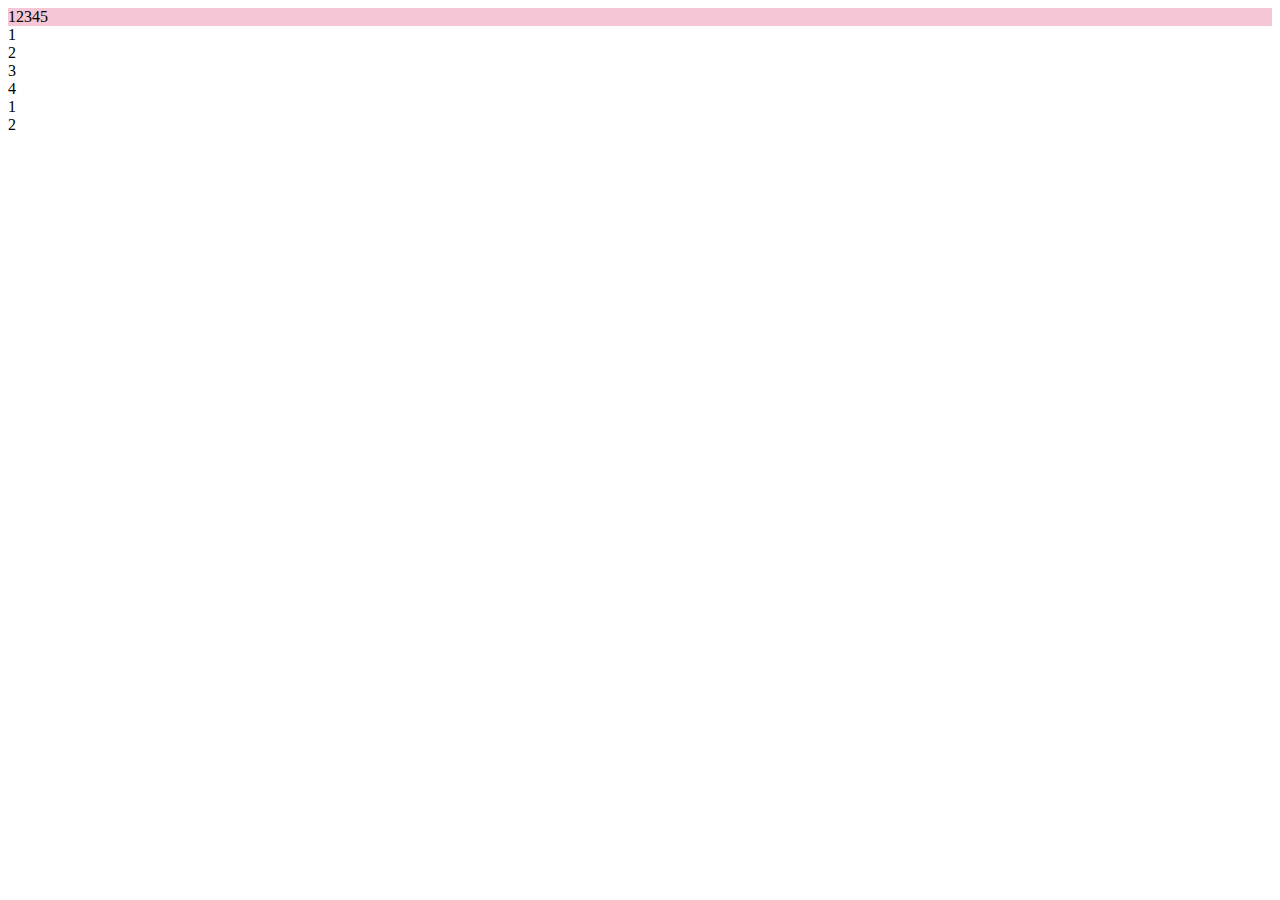
<file: class/flexbox-exercises/flexbox-practice/index.html>
<!DOCTYPE html>
<html lang="en">
    <head>
        <meta charset="utf-8">
        <meta name="viewport" content="width=device-width, initial-scale=1">
        <link rel="stylesheet" href="style.css">
        <link rel="preconnect" href="https://fonts.googleapis.com">
        <link rel="preconnect" href="https://fonts.gstatic.com" crossorigin>
        <link href="https://fonts.googleapis.com/css2?family=Andada+Pro:ital,wght@0,400;0,700;1,400&display=swap" rel="stylesheet">

        <title>Flexbox Practice</title>
        <meta name="description" content="Examples to follow for learning Flexbox.">
    </head>
    <body>
        <div class="flex-1">
  <div>1</div>
  <div>2</div>
  <div>3</div>
  <div>4</div>
  <div>5</div>
</div>
    <div=class="felx-2">
    <div>1</div>
    <div>2</div>
    <div>3</div>
    <div>4</div>
</div>
<div>
    <div=class="felx-3">
    <div>1</div>
    <div>2</div>
</div>
    </body>
</html>
</file>
<file: class/debugging-assignment/styles.css>
font-family: "Nanum Gothic", sans-serif;
font-family: "Zen Antique Soft", serif;

body {
    font-family: "Nanum Gothic", sans-serif;
    background-color: rgb(247, 247, 247);
    width: 65%;
    margin: 75px auto;
}

/* media query */
@media screen and (max-width: 750) {
    body {
        width: 90%;
        margin: 25px auto;
    }
}

p {
    line-height: 1.5;
}

h1, h2, h3 h4, h5, h6 {
    font-family: "Zen Antique Soft", serif;
    font-weight: bold;
    letter-spacing: 1px;
}

h3 {
    margin-top: 50px;
}

h4 {
    margin-bottom: 10px;
}

h5 {
    margin-top: 10px;
}

a {
    color: #2cc1c0;

a:hover{
    color: #fe7095;
}

li {
    line-height: 1.6;
}

li {
    margin-bottom: 16px;
}

li {
    margin-bottom: 8px;
}

.clearfix {
    content: "";
    clear: both;
    display: table;
}

.flex {
    display: flexbox;
    gap: 8px;
}

/* START CONTENT CSS */
.topper .logo {
    width: 350px;
    margin: 35px auto 50px;
    display: block;
}

.topper {
    text-align: center;
}

.topper {
    width: 100%;
}

.btn {
    background-color: #fe7095;
    padding: 12px 15px;
    color: white;
    display: inline-block;
    border radius: 2px;
    margin-top: 0;
    margin-bottom: 50px;
}

.button {
    color: white;
}

.img-flex {
    margin: 15px;
    max-width: 100%;
}

#recipe {
    background-color: rgb(231, 231, 231);
    padding: 15px 30px;
    border: 1px solid rgb(196, 196, 196);
    margin-top: 50px;
}

.desc {
    float: left;
    width: 150px;
    margin-right: 10px;
}

.footer {
    text-align: center;
    margin-top: 25px;
    color: #2cc1c0;
}
.topper{
    text-align: center;
}
.logo{
    align-items: center;
}
.recipe{
    height: 100px;
    width: 100px;
}
</file>
<file: class/part-two--web-portion/practice.styles.css>
body{
    background-color: pink;
    font-family: 'Montserrat', sans-serif;
}
h4{
    font-family: 'Montserrat', sans-serif;
    font-style: italic;
}
#content{
    margin: 0 auto;
    width: 60%;
}
.topper-image{
    width: 100%;
}
.image p.caption{
    margin-top: 0;
    color: grey;
}
blockquote{
    border-left: 3px solid;
    font-weight: bold;
}
</file>
<file: class/flexbox-exercises/base.css>
.container > div {
	padding: 10px;
	text-align: center;
	font-size: 2em;
	color: #ffeead;
}

html,
body {
	background-color: #f9f2dc;
	margin: 10px;
	font-family: "Andada Pro", serif;
}

body {
	width: 80%;
	margin: 0 auto 50px;
}

.instruction {
	margin-bottom: 100px;
	display: block;
	clear: both;
	height: auto;
}

.instruction p {
	line-height: 1.6;
}

.clearfix::after {
	content: "";
	clear: both;
	display: table;
}

code {
	background-color: rgb(228, 228, 228);
	padding: 5px;
	display: inline-block;
	border: 1px solid slategrey;
}

.container > div:nth-child(3),
.container > div:nth-child(6) {
	background-color: #96ceb4;
}

.container > div:nth-child(1),
.container > div:nth-child(4) {
	background-color: #ff6f69;
}

.container > div:nth-child(2),
.container > div:nth-child(5) {
	background-color: #88a1d8;
}

sup {
	padding: 5px;
	margin-right: 5px;
	font-size: small;
}

sup.parent {
	background-color: #476ea9;
	color: white;
}

sup.child {
	background-color: #8347a9;
	color: white;
}
</file>
<file: class/flexbox-exercises/exercise-0/style.css>
.media-query-example-mobile,
.media-query-example-desktop {
	min-height: 300px;
}

/* Extra small devices (phones, 600px and down) */
@media only screen and (max-width: 600px) {
	.media-query-example-mobile {
		background-color: slategrey;
	}

	.media-query-example-mobile::before {
		content: "extra small screens";
	}
}

/* Small devices (portrait tablets and large phones, 600px and up) */
@media only screen and (min-width: 600px) {
	.media-query-example-mobile {
		background-color: #96ceb4;
	}

	.media-query-example-mobile::before {
		content: "portrait tablets and large phones";
	}
}

/* Medium devices (landscape tablets, 768px and up) */
@media only screen and (min-width: 768px) {
	.media-query-example-mobile {
		background-color: #ff6f69;
	}

	.media-query-example-mobile::before {
		content: "landscape tablets";
	}
}

/* Large devices (laptops/desktops, 992px and up) */
@media only screen and (min-width: 992px) {
	.media-query-example-mobile {
		background-color: #88a1d8;
	}

	.media-query-example-mobile::before {
		content: "laptops";
	}
}

/* Extra large devices (large laptops and desktops, 1200px and up) */
@media only screen and (min-width: 1200px) {
	.media-query-example-mobile {
		background-color: #476ea9;
	}

	.media-query-example-mobile::before {
		content: "large laptops and desktops";
	}
}

/* Extra large devices (large laptops and desktops, over 1200px) */

/* Large devices (laptops/desktops, up to 1200px) */

/* Medium devices (landscape tablets, 768px and up to 992px) */

/* Small devices (portrait tablets and large phones, up to 768px) */

/* Extra small devices (phones, 600px and down) */
</file>
<file: class/flexbox-exercises/exercise-1/style.css>
.container {
	border: 5px solid #ffcc5c;
}
</file>
<file: class/flexbox-exercises/exercise-3/style.css>
.container {
	border: 5px solid #ffcc5c;
}

.container div {
	min-width: 300px;
}
</file>
<file: class/flexbox-exercises/flexbox-practice/style.css>
.flex-1{
    display: flex;
    background-color:#F5C6D6;
    width: 300ppx;
    height: 300ppx;
}
.flex-2 {
  display: flex;
  flex-direction: row;
  background-color:#EE2E84
}
.flex-3 {
  display: flex;
  flex-direction: row;
  background-color:#85CFD8
}
</file>
